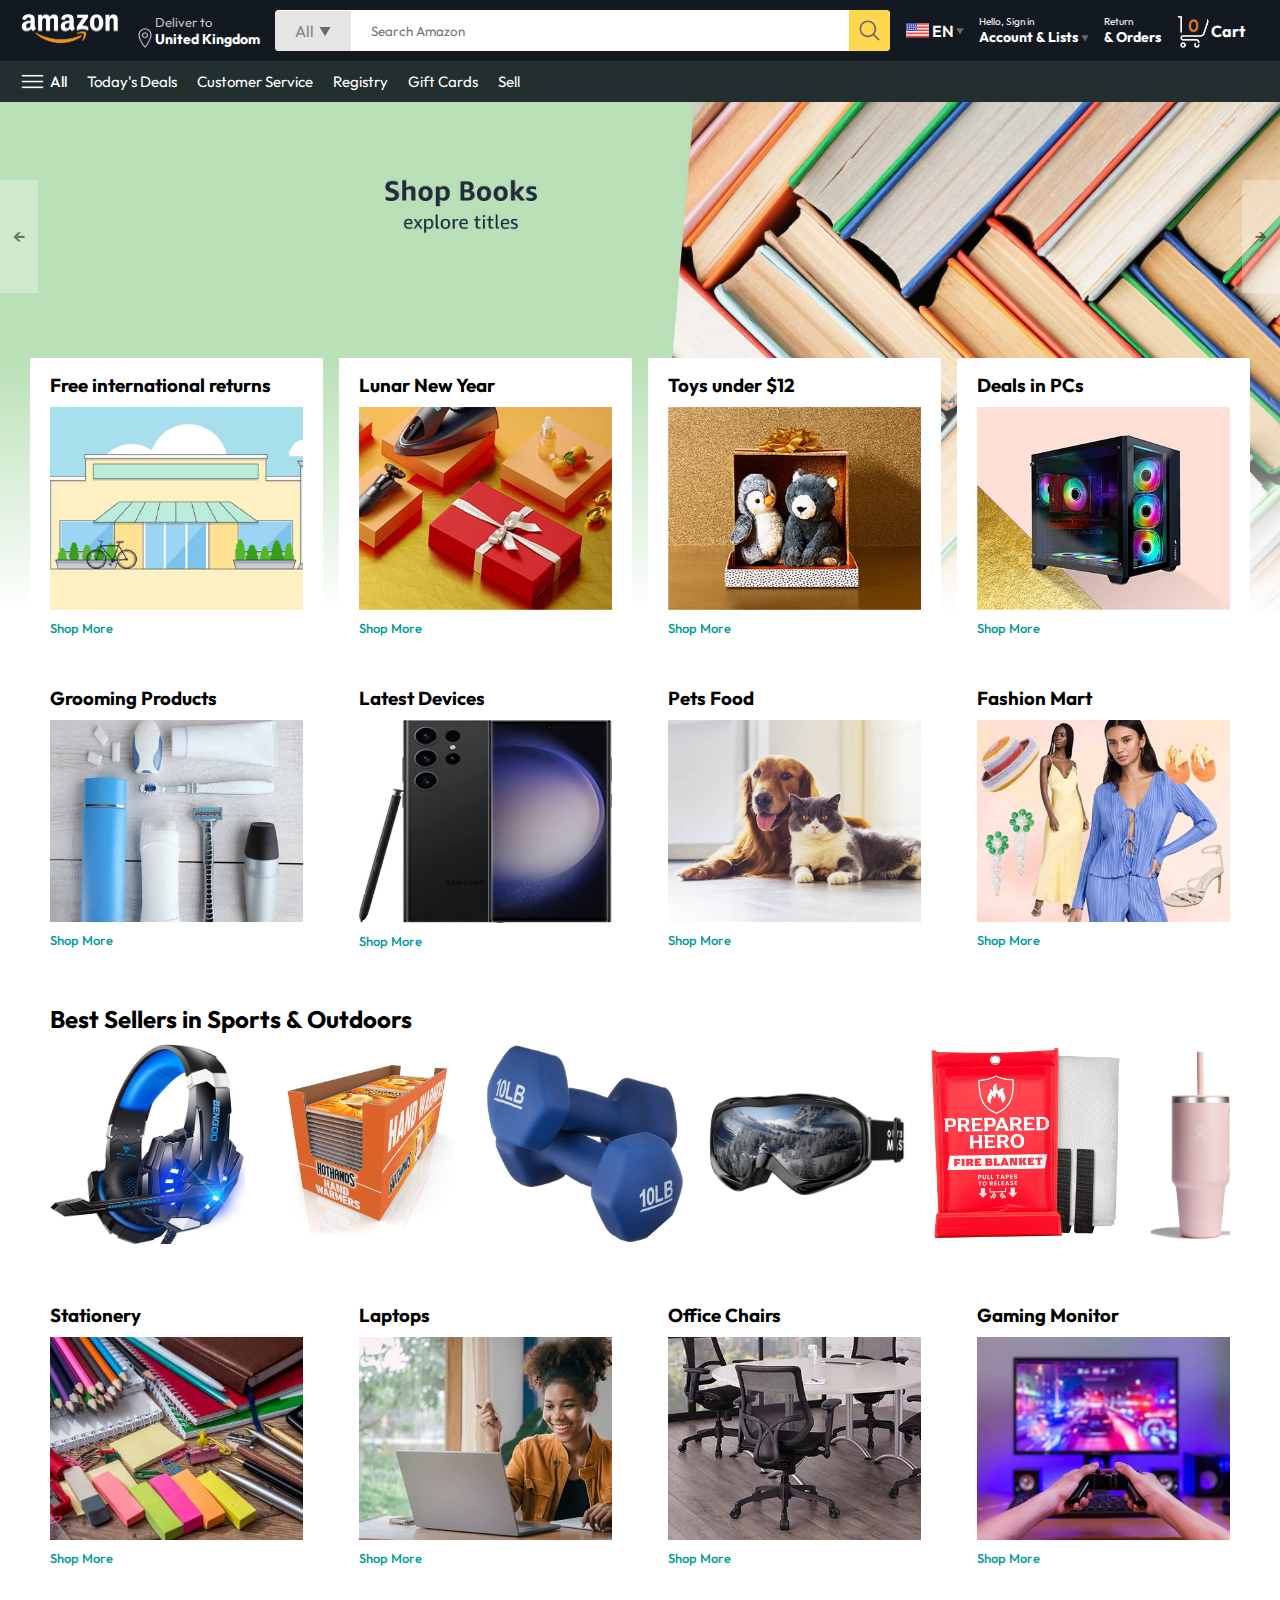
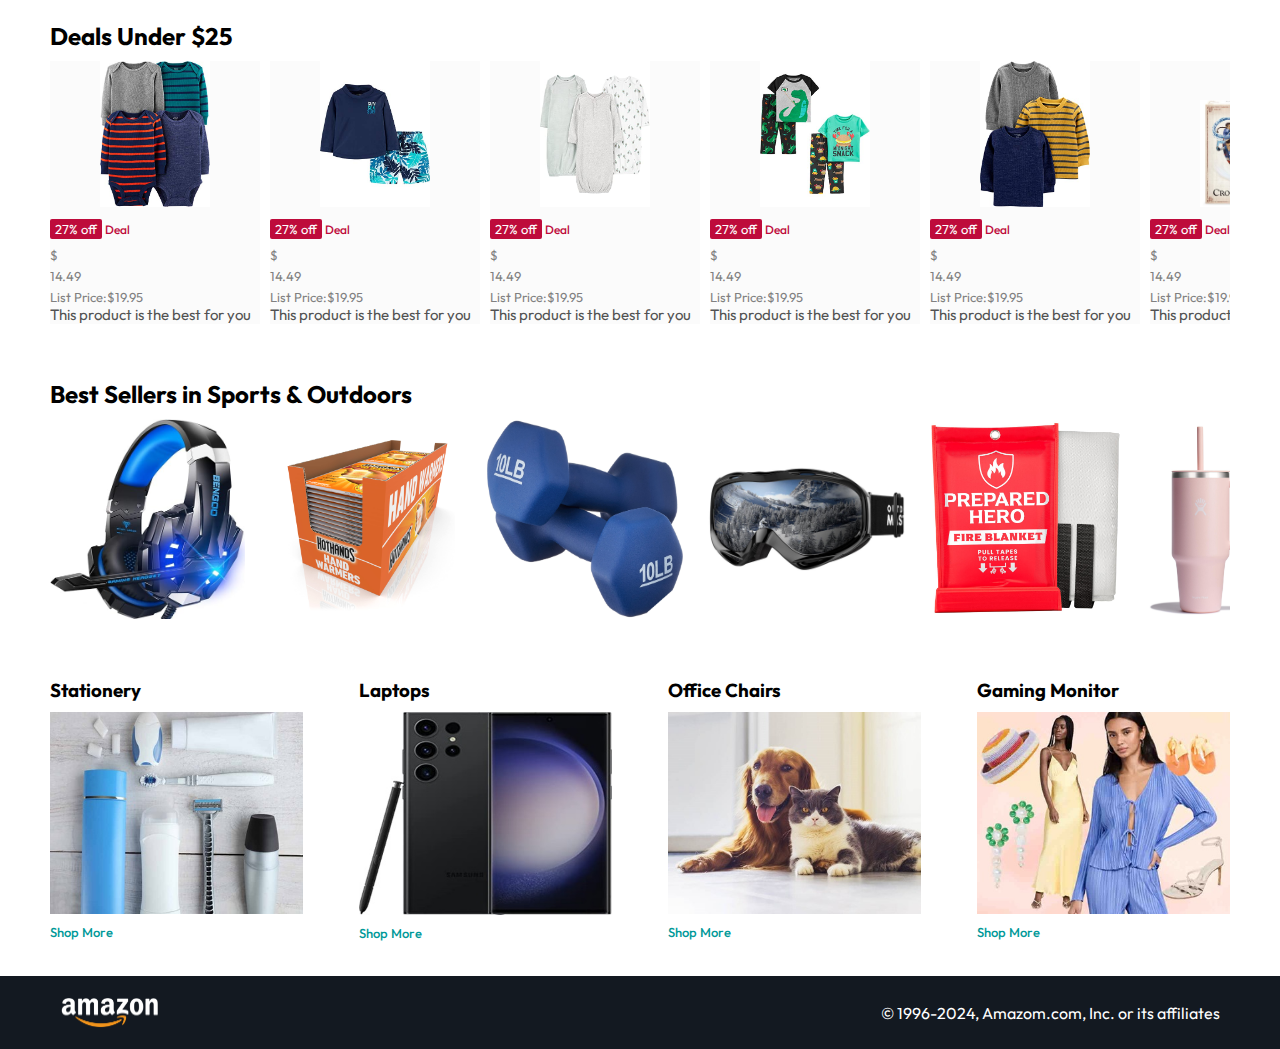
<file: index.html>
<!DOCTYPE html>
<html lang="en">
<head>
    <meta charset="UTF-8">
    <meta name="viewport" content="width=device-width, initial-scale=1.0">
    <title>Amazon Clone by Sakshi</title>
    <link rel="stylesheet" href="./style.css">
    <link rel="stylesheet" href="./product.css">
    
</head>
<body>
    <nav>
        <a href="/">
            <img src="/assets/amazon_logo.png" width="100" alt="">
        </a>
        <div class="nav-country">
            <img src="/assets/location_icon.png" height="20" alt="">
            <div>
                <p>Deliver to</p>
                <h1>United Kingdom</h1>
            </div>
        </div>
        <div class="nav-search">
            <div class="nav-search-gategory">
                <p>All</p>
                <img src="/assets/dropdown_icon.png" height="12" alt="">
            </div>
            <input type="text" class="nav-search-input" placeholder="Search Amazon">
            <img src="/assets/search_icon.png" class="nav-search-icon" alt="">
         </div>
         <div class="nav-language">
            <img src="/assets/us_flag.png" width="25px" alt="">
            <p>EN</p>
            <img src="/assets/dropdown_icon.png" width="8px" alt="">
         </div>
         <div class="nav-text">
            <p><a href="./signing.html">Hello, Sign in</a></p>
            <h1>Account & Lists <img src="/assets/dropdown_icon.png"
            width="8px" alt=""></h1>
         </div>
         <div class="nav-text">
            <p>Return</p>
            <h1>& Orders</h1>
         </div>
         <a href="./signing.html" class="mobile-user-icon" style="display: none;">
            <img src="/assets/user.png" alt="">
         </a>
         <a href="./cart.html" class="nav-cart">
            <img src="/assets/cart_icon.png" width="35px" alt="">
            <h4>Cart</h4>
         </a>
    </nav>
<div class="nav-bottom">
    <div>
        <img src="/assets/menu_icon.png" width="25px" alt="">
        <p>All</p>
    </div>
    <p>Today's Deals</p>
    <p>Customer Service</p>
    <p>Registry</p>
    <p>Gift Cards</p>
    <p>Sell</p>
</div>
<div class="header-slider">
    <a href="#" class="control_prev">&#8592</a>
    <a href="#" class="control_next">&#8594</a>
    <ul>
        <img src="/assets/header1.jpg" class="header-img" alt="">
        <img src="/assets/header2.jpg" class="header-img" alt="">
        <img src="/assets/header3.jpg" class="header-img" alt="">
        <img src="/assets/header4.jpg" class="header-img" alt="">
        <img src="/assets/header5.jpg" class="header-img" alt="">
        <img src="/assets/header6.jpg" class="header-img" alt="">
    </ul>
</div>


<div class="box-row header-box">
    <div class="box-col">
        <h3>Free international returns</h3>
        <img src="/assets/box1-1.jpg" alt="">
        <a href="/">Shop More</a>
    </div>
    <div class="box-col">
        <h3>Lunar New Year</h3>
        <img src="/assets/box1-2.jpg" alt="">
        <a href="/">Shop More</a>
    </div>
    <div class="box-col">
        <h3>Toys under $12</h3>
        <img src="/assets/box1-3.jpg" alt="">
        <a href="/">Shop More</a>
    </div>
    <div class="box-col">
        <h3>Deals in PCs</h3>
        <img src="/assets/box1-4.jpg" alt="">
        <a href="/">Shop More</a>
    </div>
</div>
<div class="box-row">
    <div class="box-col">
        <h3>Grooming Products</h3>
        <img src="/assets/box2-1.jpg" alt="">
        <a href="/">Shop More</a>
    </div>
    <div class="box-col">
        <h3>Latest Devices</h3>
        <img src="/assets/box2-2.jpg" alt="">
        <a href="/">Shop More</a>
    </div>
    <div class="box-col">
        <h3>Pets Food</h3>
        <img src="/assets/box2-3.jpg" alt="">
        <a href="/">Shop More</a>
    </div>
    <div class="box-col">
        <h3>Fashion Mart</h3>
        <img src="/assets/box2-4.jpg" alt="">
        <a href="/">Shop More</a>
    </div>
</div>

<div class="products-slider">
    <h2>Best Sellers in Sports & Outdoors</h2>
    <div class="products">
        <a href="./product.html">
            <img src="/assets/product_img.jpg" alt="">
        </a>
        <img src="/assets/product1-1.jpg" alt="">
        <img src="/assets/product1-2.jpg" alt="">
        <img src="/assets/product1-3.jpg" alt="">
        <img src="/assets/product1-4.jpg" alt="">
        <img src="/assets/product1-5.jpg" alt="">
        <img src="/assets/product1-6.jpg" alt="">
        <img src="/assets/product1-7.jpg" alt="">
        <img src="/assets/product1-8.jpg" alt="">
        <img src="/assets/product1-9.jpg" alt="">
        <img src="/assets/product1-10.jpg" alt="">
    </div>
</div>

<div class="box-row">
    <div class="box-col">
        <h3>Stationery</h3>
        <img src="/assets/box3-1.jpg" alt="">
        <a href="/">Shop More</a>
    </div>
    <div class="box-col">
        <h3>Laptops</h3>
        <img src="/assets/box3-2.jpg" alt="">
        <a href="/">Shop More</a>
    </div>
    <div class="box-col">
        <h3>Office Chairs</h3>
        <img src="/assets/box3-3.jpg" alt="">
        <a href="/">Shop More</a>
    </div>
    <div class="box-col">
        <h3>Gaming Monitor</h3>
        <img src="/assets/box3-4.jpg" alt="">
        <a href="/">Shop More</a>
    </div>
</div>

<div class="products-slider-with-price">
    <h2>Deals Under $25</h2>
    <div class="products">


        <div class="product-card">
            <div class="product-img-container">
                <img src="/assets/product2-1.jpg" alt="">
            </div>
            <div class="product-offer">
                <p>27% off</p> <span>Deal</span>
            </div>
            <p class="product-price">$ <span>14.49</span>List Price:$19.95</p>
            <h4>This product is the best for you</h4>
        </div>


       
        <div class="product-card">
            <div class="product-img-container">
                <img src="/assets/product2-2.jpg" alt="">
            </div>
            <div class="product-offer">
                <p>27% off</p> <span>Deal</span>
            </div>
            <p class="product-price">$ <span>14.49</span>List Price:$19.95</p>
            <h4>This product is the best for you</h4>
        </div>


        <div class="product-card">
            <div class="product-img-container">
                <img src="/assets/product2-3.jpg" alt="">
            </div>
            <div class="product-offer">
                <p>27% off</p> <span>Deal</span>
            </div>
            <p class="product-price">$ <span>14.49</span>List Price:$19.95</p>
            <h4>This product is the best for you</h4>
        </div>


        <div class="product-card">
            <div class="product-img-container">
                <img src="/assets/product2-4.jpg" alt="">
            </div>
            <div class="product-offer">
                <p>27% off</p> <span>Deal</span>
            </div>
            <p class="product-price">$ <span>14.49</span>List Price:$19.95</p>
            <h4>This product is the best for you</h4>
        </div>


        <div class="product-card">
            <div class="product-img-container">
                <img src="/assets/product2-5.jpg" alt="">
            </div>
            <div class="product-offer">
                <p>27% off</p> <span>Deal</span>
            </div>
            <p class="product-price">$ <span>14.49</span>List Price:$19.95</p>
            <h4>This product is the best for you</h4>
        </div>


        <div class="product-card">
            <div class="product-img-container">
                <img src="/assets/product2-6.jpg" alt="">
            </div>
            <div class="product-offer">
                <p>27% off</p> <span>Deal</span>
            </div>
            <p class="product-price">$ <span>14.49</span>List Price:$19.95</p>
            <h4>This product is the best for you</h4>
        </div>

        <div class="product-card">
            <div class="product-img-container">
                <img src="/assets/product2-7.jpg" alt="">
            </div>
            <div class="product-offer">
                <p>27% off</p> <span>Deal</span>
            </div>
            <p class="product-price">$ <span>14.49</span>List Price:$19.95</p>
            <h4>This product is the best for you</h4>
        </div>

        <div class="product-card">
            <div class="product-img-container">
                <img src="/assets/product2-8.jpg" alt="">
            </div>
            <div class="product-offer">
                <p>27% off</p> <span>Deal</span>
            </div>
            <p class="product-price">$ <span>14.49</span>List Price:$19.95</p>
            <h4>This product is the best for you</h4>
        </div>

        <div class="product-card">
            <div class="product-img-container">
                <img src="/assets/product2-9.jpg" alt="">
            </div>
            <div class="product-offer">
                <p>27% off</p> <span>Deal</span>
            </div>
            <p class="product-price">$ <span>14.49</span>List Price:$19.95</p>
            <h4>This product is the best for you</h4>
        </div>



        
        <div class="product-card">
            <div class="product-img-container">
                <img src="/assets/product2-10.jpg" alt="">
            </div>
            <div class="product-offer">
                <p>27% off</p> <span>Deal</span>
            </div>
            <p class="product-price">$ <span>14.49</span>List Price:$19.95</p>
            <h4>This product is the best for you</h4>
        </div>

        <div class="product-card">
            <div class="product-img-container">
                <img src="/assets/product2-11.jpg" alt="">
            </div>
            <div class="product-offer">
                <p>27% off</p> <span>Deal</span>
            </div>
            <p class="product-price">$ <span>14.49</span>List Price:$19.95</p>
            <h4>This product is the best for you</h4>
        </div>

    </div>
</div>


 
<div class="products-slider">
    <h2>Best Sellers in Sports & Outdoors</h2>
    <div class="products">
        <a href="./product.html">
            <img src="/assets/product_img.jpg" alt="">

        </a>
        
        <img src="/assets/product1-1.jpg" alt="">
        <img src="/assets/product1-2.jpg" alt="">
        <img src="/assets/product1-3.jpg" alt="">
        <img src="/assets/product1-4.jpg" alt="">
        <img src="/assets/product1-5.jpg" alt="">
        <img src="/assets/product1-6.jpg" alt="">
        <img src="/assets/product1-7.jpg" alt="">
        <img src="/assets/product1-8.jpg" alt="">
        <img src="/assets/product1-9.jpg" alt="">
        <img src="/assets/product1-10.jpg" alt="">
    </div>
</div>
<div class="box-row">
    <div class="box-col">
        <h3>Stationery</h3>
        <img src="/assets/box2-1.jpg" alt="">
        <a href="/">Shop More</a>
    </div>
    <div class="box-col">
        <h3>Laptops</h3>
        <img src="/assets/box2-2.jpg" alt="">
        <a href="/">Shop More</a>
    </div>
    <div class="box-col">
        <h3>Office Chairs</h3>
        <img src="/assets/box2-3.jpg" alt="">
        <a href="/">Shop More</a>
    </div>
    <div class="box-col">
        <h3>Gaming Monitor</h3>
        <img src="/assets/box2-4.jpg" alt="">
        <a href="/">Shop More</a>
    </div>
</div>

<footer>
    <img src="/assets/amazon_logo.png" width="100" alt="">
    <p>© 1996-2024, Amazom.com, Inc. or its affiliates</p>
</footer>

<script src="script.js"></script> 
</body>
</html>
</file>
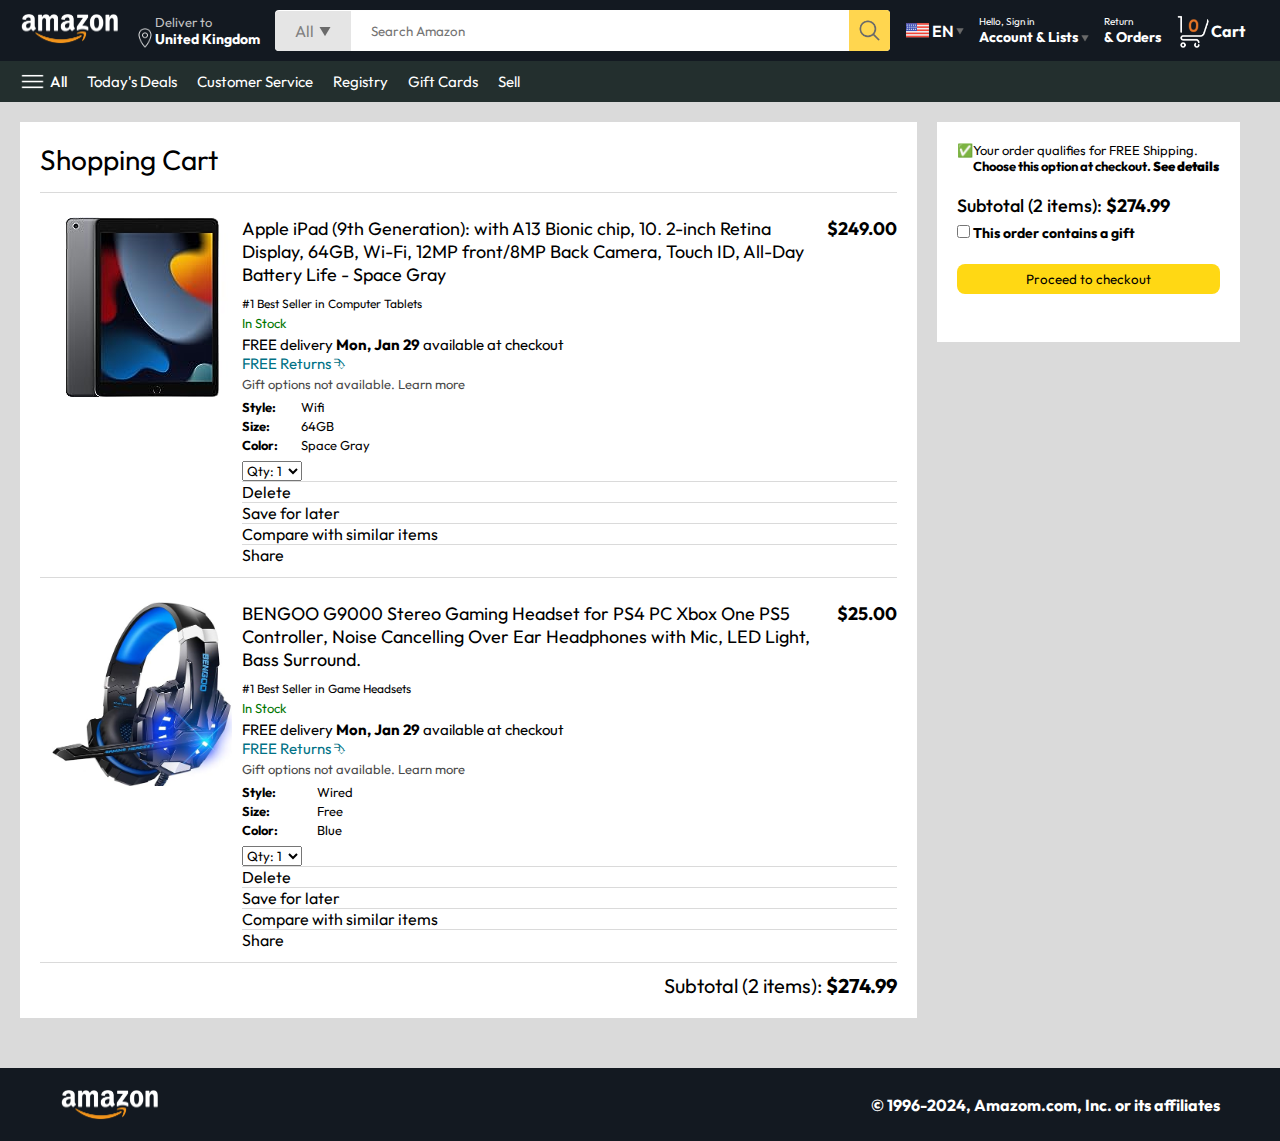
<file: cart.html>
<!DOCTYPE html>
<html lang="en">
<head>
    <meta charset="UTF-8">
    <meta name="viewport" content="width=device-width, initial-scale=1.0">
    <title>Cart</title>
    <link rel="stylesheet" href="./style.css">
    <link rel="stylesheet" href="./cart.css">
</head>
<body>
    <nav>
        <a href="/">
            <img src="/assets/amazon_logo.png" width="100" alt="">
        </a>
        <div class="nav-country">
            <img src="/assets/location_icon.png" height="20" alt="">
            <div>
                <p>Deliver to</p>
                <h1>United Kingdom</h1>
            </div>
        </div>
        <div class="nav-search">
            <div class="nav-search-gategory">
                <p>All</p>
                <img src="/assets/dropdown_icon.png" height="12" alt="">
            </div>
            <input type="text" class="nav-search-input" placeholder="Search Amazon">
            <img src="/assets/search_icon.png" class="nav-search-icon" alt="">
         </div>
         <div class="nav-language">
            <img src="/assets/us_flag.png" width="25px" alt="">
            <p>EN</p>
            <img src="/assets/dropdown_icon.png" width="8px" alt="">
         </div>
         <div class="nav-text">
            <p><a href="./signing.html">Hello, Sign in</a></p>
            <h1>Account & Lists <img src="/assets/dropdown_icon.png"
            width="8px" alt=""></h1>
         </div>
         <div class="nav-text">
            <p>Return</p>
            <h1>& Orders</h1>
         </div>
         <a href="./signing.html" class="mobile-user-icon" style="display: none;">
            <img src="/assets/user.png" alt="">
         </a>
         <a href="" class="nav-cart">
            <img src="/assets/cart_icon.png" width="35px" alt="">
            <h4>Cart</h4>
         </a>
    </nav>
<div class="nav-bottom">
    <div>
        <img src="/assets/menu_icon.png" width="25px" alt="">
        <p>All</p>
    </div>
    <p>Today's Deals</p>
    <p>Customer Service</p>
    <p>Registry</p>
    <p>Gift Cards</p>
    <p>Sell</p>
</div>

<div class="cart">
    <div class="cart-left">
        <h1>Shopping Cart</h1>
        <hr>
        <div class="product-cart-list">
            <img src="/assets/ipad_img.jpg" alt="" width="180px">
            <div>
                <div class="product-cart-titleprice">
                    <p>Apple iPad (9th Generation): with A13 Bionic chip, 10. 2-inch Retina Display, 64GB, Wi-Fi, 12MP front/8MP Back Camera, Touch ID, All-Day Battery Life - Space Gray</p>
                    <p><b>$249.00</b></p>
                </div>
                <p class="product-cart-bestseller">#1 Best Seller in Computer Tablets</p>
                <p class="product-cart-stock">In Stock</p>
                <p class="product-cart-delivery">FREE delivery <b>Mon, Jan 29</b> available at checkout</p>
                <p class="product-cart-returns">FREE Returns &#11191</p>
                <p class="product-cart-giftoption">Gift options not available. <span>Learn more</span></p>
                <div class="product-cart-specs">
                    <p><b>Style:</b></p> <p>Wifi</p>
                    <p><b>Size:</b></p> <p>64GB</p>
                    <p><b>Color:</b></p> <p>Space Gray</p>
                </div>
                <div class="cart-lists-action">
                    <select>
                        <option value="1">Qty: 1</option>
                        <option value="2">Qty: 2</option>
                        <option value="3">Qty: 3</option>
                        <option value="4">Qty: 4</option>
                        <option value="5">Qty: 5</option>
                    </select>
                    <hr>
                    <p class="action-btn">Delete</p>
                    <hr>
                    <p class="action-btn">Save for later</p>
                    <hr>
                    <p class="action-btn">Compare with similar items</p>
                    <hr>
                    <p class="action-btn">Share</p>
                </div>
            </div>
        </div>
        <hr>
        <div class="product-cart-list">
            <img src="/assets/product_img.jpg" alt="" width="180px">
            <div>
                <div class="product-cart-titleprice">
                    <p>BENGOO G9000 Stereo Gaming Headset for PS4 PC Xbox One PS5 Controller, Noise Cancelling Over Ear Headphones with Mic, LED Light, Bass Surround.</p>
                    <p><b>$25.00</b></p>
                </div>
                <p class="product-cart-bestseller">#1 Best Seller in Game Headsets</p>
                <p class="product-cart-stock">In Stock</p>
                <p class="product-cart-delivery">FREE delivery <b>Mon, Jan 29</b> available at checkout</p>
                <p class="product-cart-returns">FREE Returns &#11191</p>
                <p class="product-cart-giftoption">Gift options not available. <span>Learn more</span></p>
                <div class="product-cart-specs">
                    <p><b>Style:</b></p> <p>Wired</p>
                    <p><b>Size:</b></p> <p>Free</p>
                    <p><b>Color:</b></p> <p>Blue</p>
                </div>
                <div class="cart-lists-action">
                    <select>
                        <option value="1">Qty: 1</option>
                        <option value="2">Qty: 2</option>
                        <option value="3">Qty: 3</option>
                        <option value="4">Qty: 4</option>
                        <option value="5">Qty: 5</option>
                    </select>
                    <hr>
                    <p class="action-btn">Delete</p>
                    <hr>
                    <p class="action-btn">Save for later</p>
                    <hr>
                    <p class="action-btn">Compare with similar items</p>
                    <hr>
                    <p class="action-btn">Share</p>
                </div>
            </div>
        </div>
        <hr>
        <div class="cart-list-subtotal">
            Subtotal (2 items): <b>$274.99</b>
        </div>
        
    </div>
    <div class="cart-right">
        <div class="cart-free-delivery">
            <p>&#x2705</p>
            <p>Your order qualifies for FREE Shipping. <b>Choose this option at checkout. <b> See details</b></p>
        </div>
        <p class="cart-subtotal">Subtotal (2 items): <b>$274.99</b></p>
        <p class="cart-right-gift"><input type="checkbox"> This order contains a gift</p>
        <button>Proceed to checkout</button>
    </div>
</div>
    
<footer class="footer-cart"> 
    <img src="/assets/amazon_logo.png" width="100" alt="">
    <p>© 1996-2024, Amazom.com, Inc. or its affiliates</p>
</footer> 



</body>
</html>
</file>
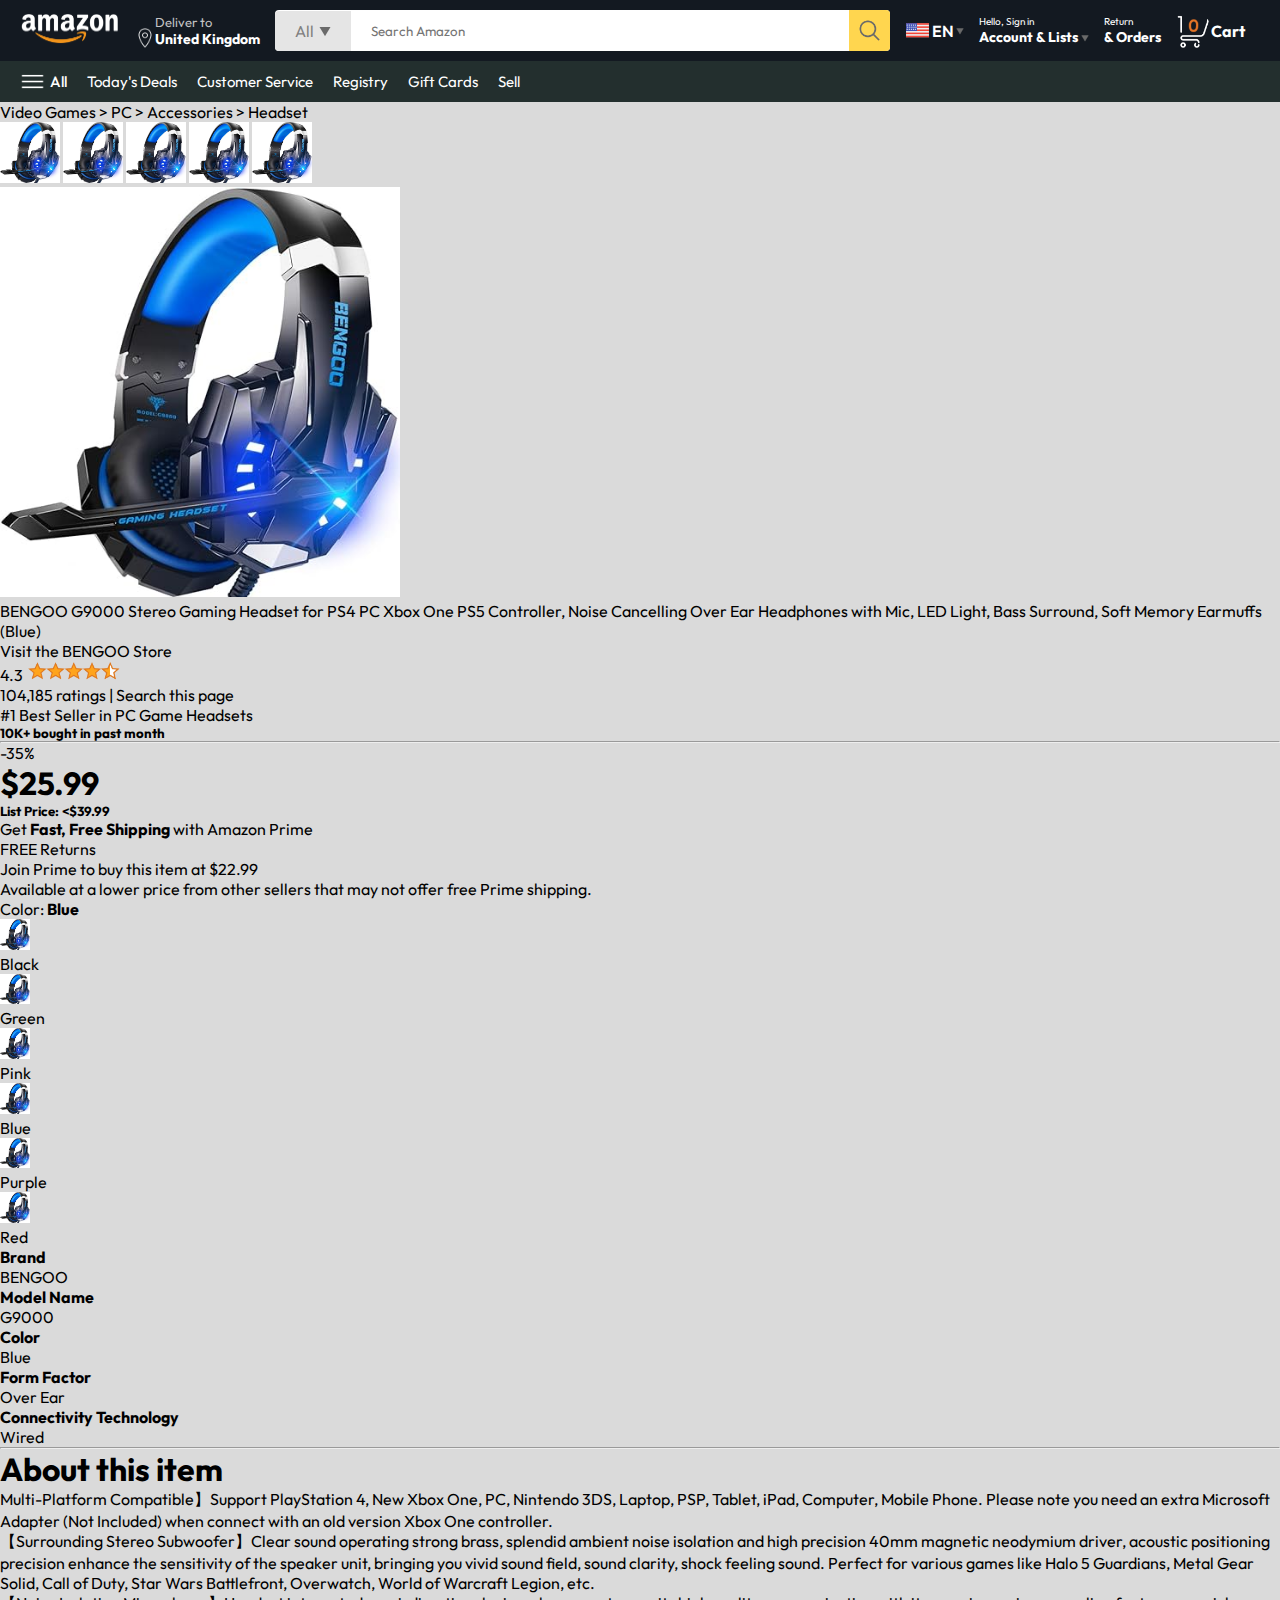
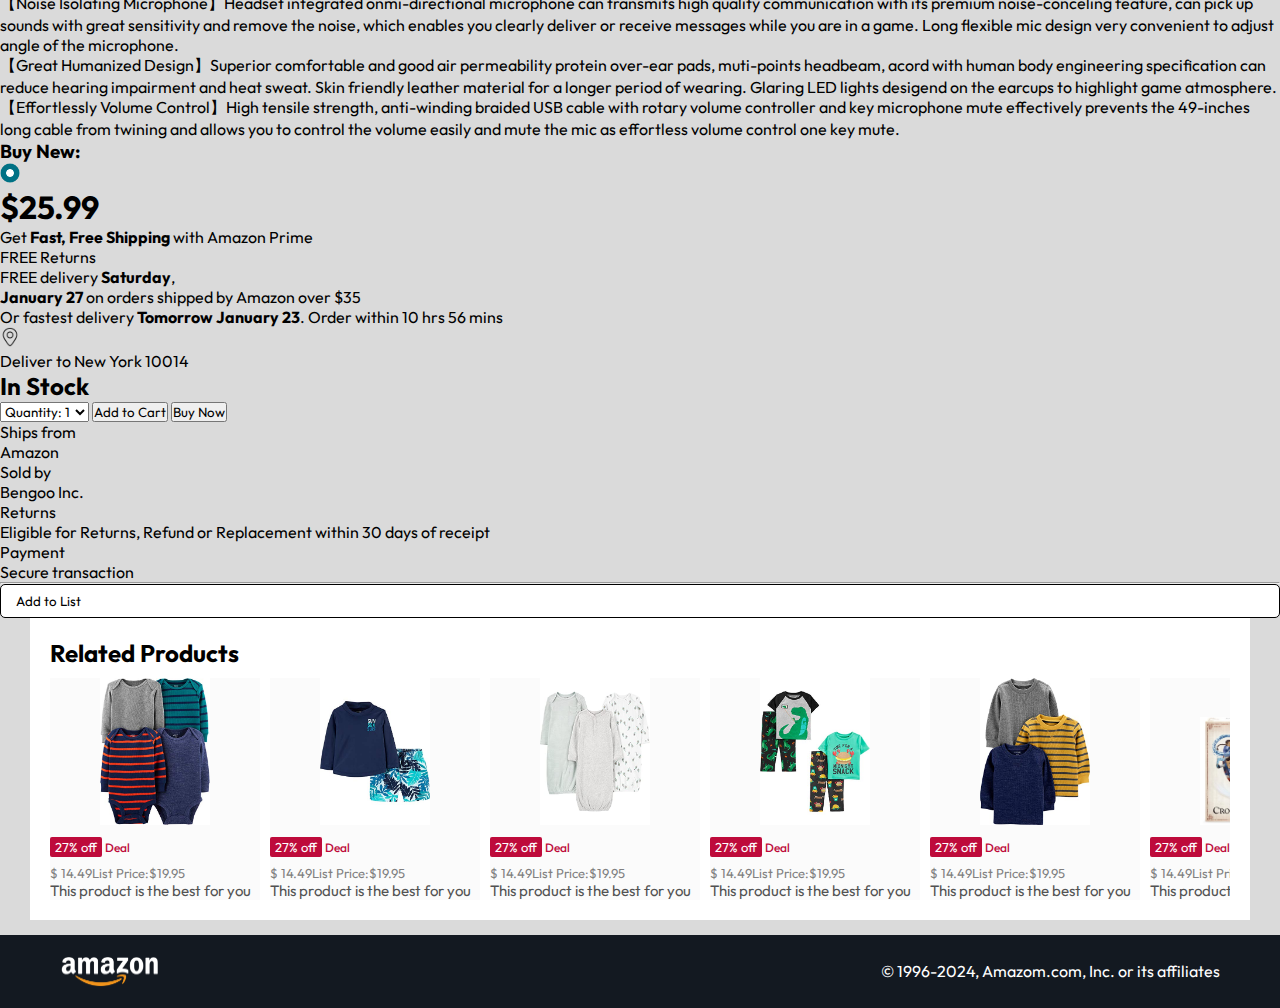
<file: product.html>
<!DOCTYPE html>
<html lang="en">
<head>
    <meta charset="UTF-8">
    <meta name="viewport" content="width=device-width, initial-scale=1.0">
    <title>Product Page</title>
    <link rel="stylesheet" href="./style.css">
    


</head>
<body>
    <nav>
        <a href="/">
            <img src="/assets/amazon_logo.png" width="100" alt="">
        </a>
        <div class="nav-country">
            <img src="/assets/location_icon.png" height="20" alt="">
            <div>
                <p>Deliver to</p>
                <h1>United Kingdom</h1>
            </div>
        </div>
        <div class="nav-search">
            <div class="nav-search-gategory">
                <p>All</p>
                <img src="/assets/dropdown_icon.png" height="12" alt="">
            </div>
            <input type="text" class="nav-search-input" placeholder="Search Amazon">
            <img src="/assets/search_icon.png" class="nav-search-icon" alt="">
         </div>
         <div class="nav-language">
            <img src="/assets/us_flag.png" width="25px" alt="">
            <p>EN</p>
            <img src="/assets/dropdown_icon.png" width="8px" alt="">
         </div>
         <div class="nav-text">
            <p><a href="./signing.html">Hello, Sign in</a></p>
            <h1>Account & Lists <img src="/assets/dropdown_icon.png"
            width="8px" alt=""></h1>
         </div>
         <div class="nav-text">
            <p>Return</p>
            <h1>& Orders</h1>
         </div>
         <a href="./signing.html" class="mobile-user-icon" style="display: none;">
            <img src="/assets/user.png" alt="">
         </a>
         <a href="./cart.html" class="nav-cart">
            <img src="/assets/cart_icon.png" width="35px" alt="">
            <h4>Cart</h4>
         </a>
    </nav>
<div class="nav-bottom">
    <div>
        <img src="/assets/menu_icon.png" width="25px" alt="">
        <p>All</p>
    </div>
    <p>Today's Deals</p>
    <p>Customer Service</p>
    <p>Registry</p>
    <p>Gift Cards</p>
    <p>Sell</p>
</div>

<p class="breadcrum">Video Games > PC > Accessories > Headset</p>

<div class="product-display">
    <div class="product-d-image">
        <div class="product-icons">
            <img src="/assets/product_img.jpg" alt="" width="60">
            <img src="/assets/product_img.jpg" alt="" width="60">
            <img src="/assets/product_img.jpg" alt="" width="60">
            <img src="/assets/product_img.jpg" alt="" width="60">
            <img src="/assets/product_img.jpg" alt="" width="60">
        </div>
        <div class="product-main-image">
            <img src="/assets/product_img.jpg" alt="" width="400"> 
        </div>
    </div>
    <div class="product-d-details">
        <p class="product-title">
            BENGOO G9000 Stereo Gaming Headset for PS4 PC Xbox One PS5 Controller, Noise Cancelling Over Ear Headphones with Mic, LED Light, Bass Surround, Soft Memory Earmuffs (Blue)
        </p>
        <p class="brand-store">Visit the BENGOO Store</p>
        <div class="product-rating">
            <div>
                <div>4.3 <img src="/assets/rating_img.png" height="20px"></div>
                <p>104,185 ratings | Search this page</p>
            </div>
            <p><span>#1 Best Seller</span> in PC Game Headsets</p>
            <h5>10K+ bought in past month</h5>
            <hr>
        </div>
        <div class="product-d-price">
            <div>
                <p>-35%</p>
                <h1>$<span>25</span>.99</h1>
            </div>
            <h5>List Price: <span><$39.99</span></h5>
            <p>Get <b>Fast, Free Shipping</b> with <span>Amazon Prime</span></p>
            <p><span>FREE Returns</span></p>
            <p><span>Join Prime to buy this item at $22.99</span></p>
            <p>Available at a lower price from <span>other sellers </span>that may not offer free Prime shipping.</p>
        </div>
        <div class="product-color-selection">
            <p>Color: <b>Blue</b></p>
            <div class="product-color-options">
                <div class="option">
                    <img src="/assets/product_img.jpg" alt="" width="30px">
                    <p>Black</p>
                </div>
                <div class="option">
                    <img src="/assets/product_img.jpg" alt="" width="30px">
                    <p>Green</p>
                </div>
                <div class="option">
                    <img src="/assets/product_img.jpg" alt="" width="30px">
                    <p>Pink</p>
                </div>
                <div class="option">
                    <img src="/assets/product_img.jpg" alt="" width="30px">
                    <p>Blue</p>
                </div> 
                <div class="option">
                    <img src="/assets/product_img.jpg" alt="" width="30px">
                    <p>Purple</p>
                </div>
                <div class="option">
                    <img src="/assets/product_img.jpg" alt="" width="30px">
                    <p>Red</p>
                </div>
            </div>
        </div>
        <div class="product-info">
            <p><b>Brand</b></p> <p>BENGOO</p>
            <p><b>Model Name</b></p> <p>G9000</p>
            <p><b>Color</b></p> <p>Blue</p>
            <p><b>Form Factor</b></p> <p>Over Ear</p>
            <p><b>Connectivity Technology</b></p> <p>Wired</p>

        </div>
        <hr>
        <div class="product-description">
            <h1>About this item</h1>
            <ul>
                <li> Multi-Platform Compatible】Support PlayStation 4, New Xbox One, PC, Nintendo 3DS, Laptop, PSP, Tablet, iPad, Computer, Mobile Phone. Please note you need an extra Microsoft Adapter (Not Included) when connect with an old version Xbox One controller.</li>
                <li>【Surrounding Stereo Subwoofer】Clear sound operating strong brass, splendid ambient noise isolation and high precision 40mm magnetic neodymium driver, acoustic positioning precision enhance the sensitivity of the speaker unit, bringing you vivid sound field, sound clarity, shock feeling sound. Perfect for various games like Halo 5 Guardians, Metal Gear Solid, Call of Duty, Star Wars Battlefront, Overwatch, World of Warcraft Legion, etc.</li>
                <li>【Noise Isolating Microphone】Headset integrated onmi-directional microphone can transmits high quality communication with its premium noise-conceling feature, can pick up sounds with great sensitivity and remove the noise, which enables you clearly deliver or receive messages while you are in a game. Long flexible mic design very convenient to adjust angle of the microphone.</li>
                <li>【Great Humanized Design】Superior comfortable and good air permeability protein over-ear pads, muti-points headbeam, acord with human body engineering specification can reduce hearing impairment and heat sweat. Skin friendly leather material for a longer period of wearing. Glaring LED lights desigend on the earcups to highlight game atmosphere.</li>
                <li>【Effortlessly Volume Control】High tensile strength, anti-winding braided USB cable with rotary volume controller and key microphone mute effectively prevents the 49-inches long cable from twining and allows you to control the volume easily and mute the mic as effortless volume control one key mute.</li>
            </ul>
        </div>
    </div>
    <div class="product-d-purchase">
        <div class="title">
            <h3>Buy New:</h3> <img src="/assets/circle_icon.png" alt="" width="20px">
        </div>
        <h1 class="price">$<span>25</span>.99</h1>
        <div class="gap">
            <p>Get <b>Fast, Free Shipping</b> with <span>Amazon Prime</span></p>
            <p><span>FREE Returns</span></p>
        </div>
        <div class="gap">
            <p><span>FREE delivery</span> <b>Saturday</b>,</p>
            <p><b>January 27</b> on orders shipped by Amazon over $35</p>
        </div>
        <div class="gap">
            <p>Or fastest delivery <b>Tomorrow</b>  <b>January 23</b>. Order within <span>10 hrs 56 mins</span></p>
        </div>
        <div class="delivery-location">
            <img src="/assets/location_icon_dark.png" alt="" width="20px">
            <p><span>Deliver to New York 10014</span></p>
        </div>
        <h2 class="'product-stock">In Stock</h2>
        <select class="product-quantity">
            <option value="1">Quantity: 1</option>
            <option value="2">Quantity: 2</option>
            <option value="3">Quantity: 3</option>
        </select>
        
        <button class="btn">Add to Cart</button>
        <button class="btn product-buy">Buy Now</button>

        <div class="product-seller-info">
           <p>Ships from</p> <p><span>Amazon</span></p>
            <p>Sold by</p> <p><span>Bengoo Inc.</span></p>
            <p>Returns</p> <p><span>Eligible for Returns, Refund or Replacement within 30 days of receipt</span></p>
            <p>Payment</p> <p><span>Secure transaction</span></p>
        </div>
        <hr>
        <button class="product-add-list">Add to List</button>

    </div>
</div>

<div class="products-slider-with-price">
    <h2>Related Products</h2>
    <div class="products">


        <div class="product-card">
            <div class="product-img-container">
                <img src="/assets/product2-1.jpg" alt="">
            </div>
            <div class="product-offer">
                <p>27% off</p> <span>Deal</span>
            </div>
            <p class="product-price">$ <span>14.49</span>List Price:$19.95</p>
            <h4>This product is the best for you</h4>
        </div>


       
        <div class="product-card">
            <div class="product-img-container">
                <img src="/assets/product2-2.jpg" alt="">
            </div>
            <div class="product-offer">
                <p>27% off</p> <span>Deal</span>
            </div>
            <p class="product-price">$ <span>14.49</span>List Price:$19.95</p>
            <h4>This product is the best for you</h4>
        </div>


        <div class="product-card">
            <div class="product-img-container">
                <img src="/assets/product2-3.jpg" alt="">
            </div>
            <div class="product-offer">
                <p>27% off</p> <span>Deal</span>
            </div>
            <p class="product-price">$ <span>14.49</span>List Price:$19.95</p>
            <h4>This product is the best for you</h4>
        </div>


        <div class="product-card">
            <div class="product-img-container">
                <img src="/assets/product2-4.jpg" alt="">
            </div>
            <div class="product-offer">
                <p>27% off</p> <span>Deal</span>
            </div>
            <p class="product-price">$ <span>14.49</span>List Price:$19.95</p>
            <h4>This product is the best for you</h4>
        </div>


        <div class="product-card">
            <div class="product-img-container">
                <img src="/assets/product2-5.jpg" alt="">
            </div>
            <div class="product-offer">
                <p>27% off</p> <span>Deal</span>
            </div>
            <p class="product-price">$ <span>14.49</span>List Price:$19.95</p>
            <h4>This product is the best for you</h4>
        </div>


        <div class="product-card">
            <div class="product-img-container">
                <img src="/assets/product2-6.jpg" alt="">
            </div>
            <div class="product-offer">
                <p>27% off</p> <span>Deal</span>
            </div>
            <p class="product-price">$ <span>14.49</span>List Price:$19.95</p>
            <h4>This product is the best for you</h4>
        </div>

        <div class="product-card">
            <div class="product-img-container">
                <img src="/assets/product2-7.jpg" alt="">
            </div>
            <div class="product-offer">
                <p>27% off</p> <span>Deal</span>
            </div>
            <p class="product-price">$ <span>14.49</span>List Price:$19.95</p>
            <h4>This product is the best for you</h4>
        </div>

        <div class="product-card">
            <div class="product-img-container">
                <img src="/assets/product2-8.jpg" alt="">
            </div>
            <div class="product-offer">
                <p>27% off</p> <span>Deal</span>
            </div>
            <p class="product-price">$ <span>14.49</span>List Price:$19.95</p>
            <h4>This product is the best for you</h4>
        </div>

        <div class="product-card">
            <div class="product-img-container">
                <img src="/assets/product2-9.jpg" alt="">
            </div>
            <div class="product-offer">
                <p>27% off</p> <span>Deal</span>
            </div>
            <p class="product-price">$ <span>14.49</span>List Price:$19.95</p>
            <h4>This product is the best for you</h4>
        </div>


        <div class="product-card">
            <div class="product-img-container">
                <img src="/assets/product2-10.jpg" alt="">
            </div>
            <div class="product-offer">
                <p>27% off</p> <span>Deal</span>
            </div>
            <p class="product-price">$ <span>14.49</span>List Price:$19.95</p>
            <h4>This product is the best for you</h4>
        </div>

        <div class="product-card">
            <div class="product-img-container">
                <img src="/assets/product2-11.jpg" alt="">
            </div>
            <div class="product-offer">
                <p>27% off</p> <span>Deal</span>
            </div>
            <p class="product-price">$ <span>14.49</span>List Price:$19.95</p>
            <h4>This product is the best for you</h4>
        </div>

    </div>
</div>
<footer class="product-footer">
    <img src="/assets/amazon_logo.png" width="100" alt="">
    <p>© 1996-2024, Amazom.com, Inc. or its affiliates</p>
</footer>
<script>
    const scrollContainer =document.querySelectorAll('.products');
for (const item of scrollContainer){
    item.addEventListener('wheel',(evt)=>{
        evt.preventDefault();
        item.scrollLeft+=evt.deltaY;
    });
}
</script>

</body>
</html>
</file>
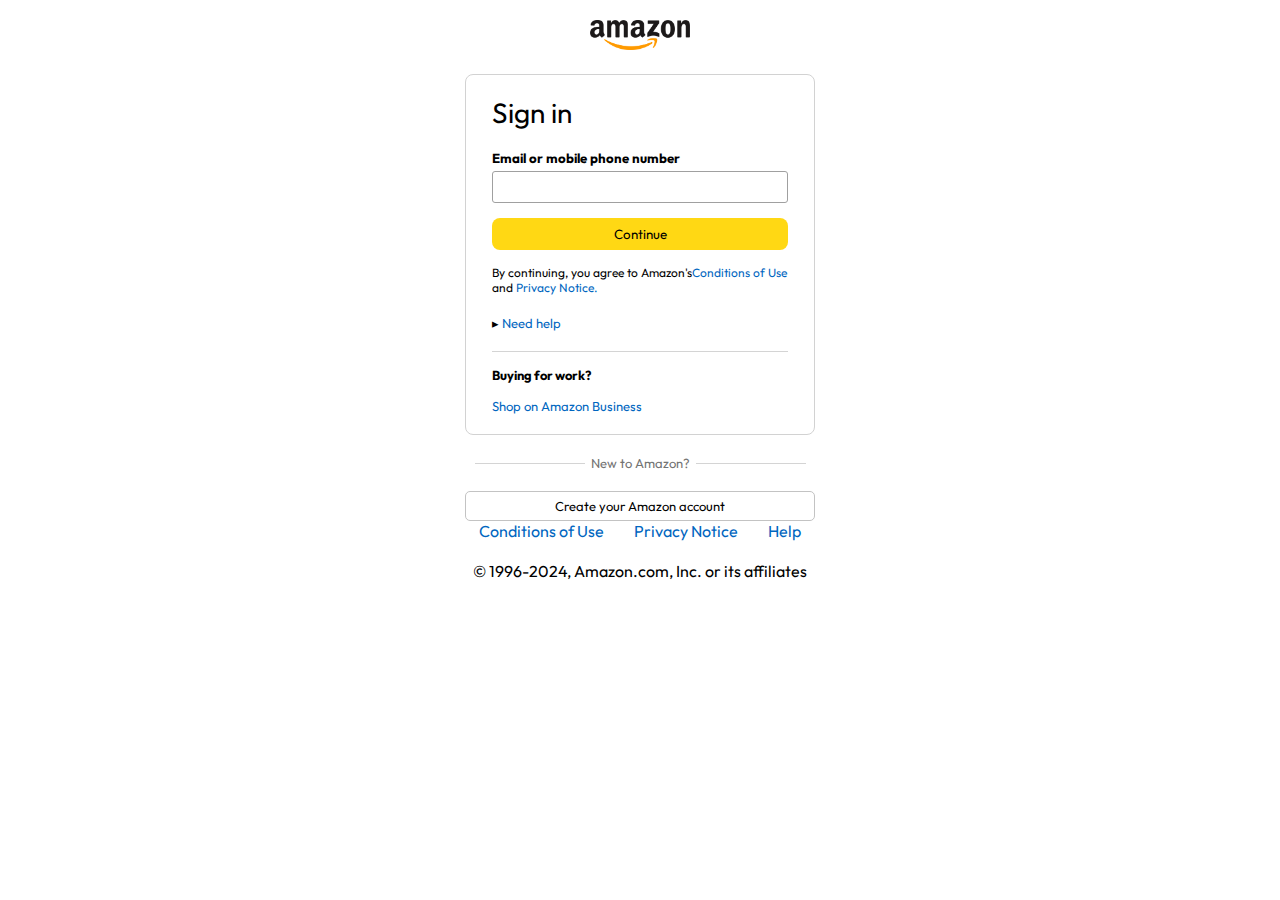
<file: signing.html>
<!DOCTYPE html>
<html lang="en">
<head>
    <meta charset="UTF-8">
    <meta name="viewport" content="width=device-width, initial-scale=1.0">
    <title>Sign In</title>
    <link rel="stylesheet" href="signin.css">
</head>
<body>
    <a href="/"><img class="logo" src="/assets/amazon_logo_dark.png" alt="" width="100px"></a>
    <div class="signin-container">
        <h1 class="signin-title">Sign in</h1>
        <h5 class="input-lable">Email or mobile phone number</h5>
        <input type="text">
        <button>Continue</button>
        <p class="signin-condition">By continuing, you agree to Amazon's<span>Conditions of Use</span> and <span> Privacy Notice.</span></p>
        <p class="signin-help">&#9656 <span>Need help</span></p>
        <hr>
        <h4>Buying for work?</h4>
        <p class="signin-business"><span>Shop on Amazon Business</span></p>
    </div>
    <div class="signin-bottom">
        <hr>
        <p>New to Amazon?</p>
        <hr>
    </div>
    <a href="signup.html">
    <button class="signin-signup-btn">Create your Amazon account</button>
    </a>
    <footer>
        <div class="footer-links">
            <a href="#">Conditions of Use</a>
            <a href="#">Privacy Notice</a>
            <a href="#">Help</a>
        </div>
        <p class="footer-copyright">© 1996-2024, Amazon.com, Inc. or its affiliates</p>
    </footer>
</body>
</html>
</file>
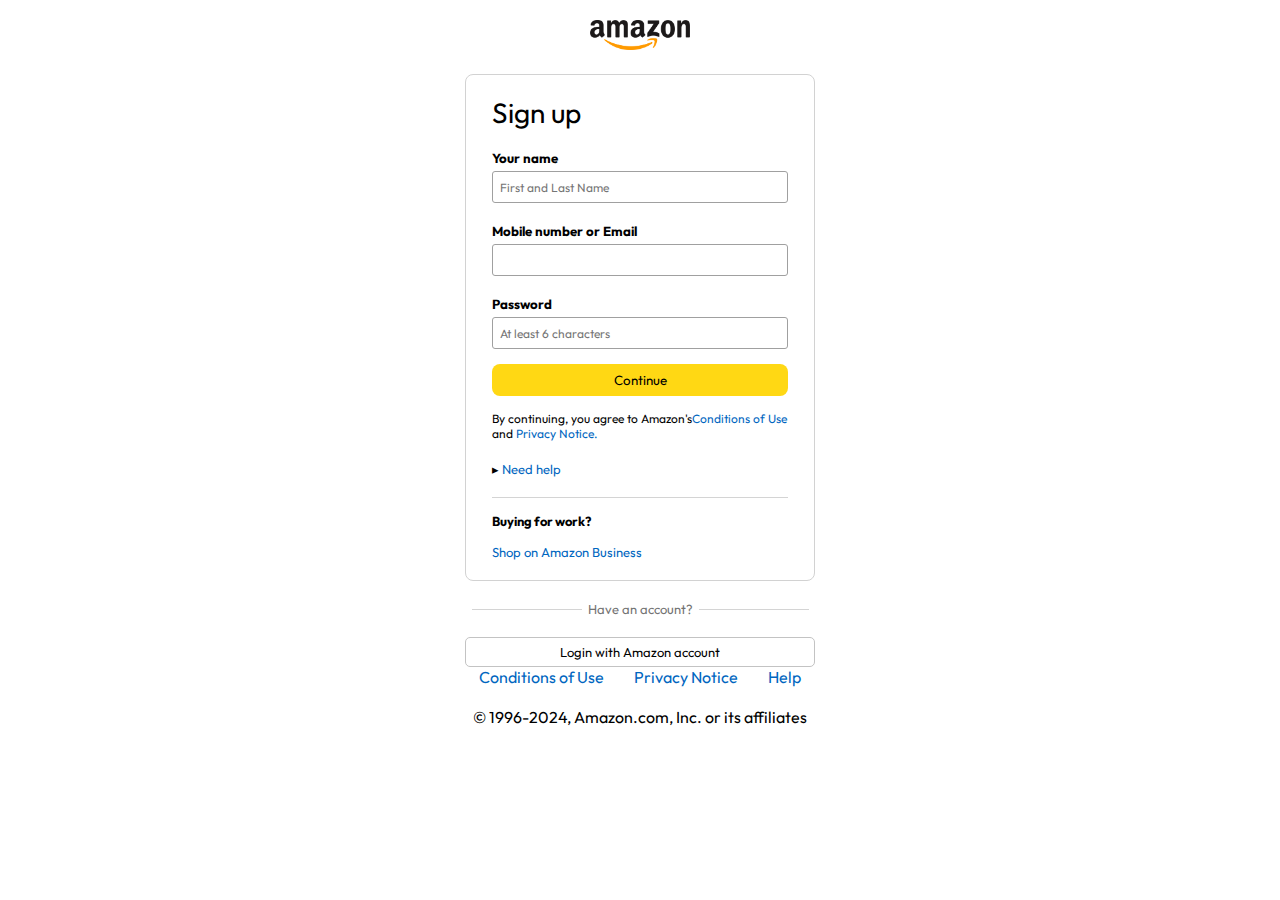
<file: signup.html>
<!DOCTYPE html>
<html lang="en">
<head>
    <meta charset="UTF-8">
    <meta name="viewport" content="width=device-width, initial-scale=1.0">
    <title>Sign up</title>
    <link rel="stylesheet" href="./signin.css">
</head>
<body>
    <a href="/"><img class="logo" src="/assets/amazon_logo_dark.png" alt="" width="100px"></a>
    <div class="signin-container">
        <h1 class="signin-title">Sign up</h1>
        <h5 class="input-lable">Your name</h5>
        <input type="text" placeholder="First and Last Name">
        <h5 class="input-lable">Mobile number or Email</h5>
        <input type="text">
        <h5 class="input-lable">Password</h5>
        <input type="password" placeholder="At least 6 characters">
        <button>Continue</button>
        <p class="signin-condition">By continuing, you agree to Amazon's<span>Conditions of Use</span> and <span> Privacy Notice.</span></p>
        <p class="signin-help">&#9656 <span>Need help</span></p>
        <hr>
        <h4>Buying for work?</h4>
        <p class="signin-business"><span>Shop on Amazon Business</span></p>
    </div>
    <div class="signin-bottom">
        <hr>
        <p>Have an account?</p>
        <hr>
    </div>
    <a href="signing.html">
    <button class="signin-signup-btn">Login with Amazon account</button>
    </a>
    <footer>
        <div class="footer-links">
            <a href="#">Conditions of Use</a>
            <a href="#">Privacy Notice</a>
            <a href="#">Help</a>
        </div>
        <p class="footer-copyright">© 1996-2024, Amazon.com, Inc. or its affiliates</p>
    </footer>
</body>
</html>
</file>
<file: style.css>
@import url('https://fonts.googleapis.com/css2?family=Outfit:wght@400;500;600;700;800&family=Poppins:wght@200;300;400;500;600;700&display=swap');
*{
    padding: 0;
    margin: 0;
    box-sizing: border-box;
    font-family: Outfit;
}
body{
    background: #dadada;
}
a{
    text-decoration: none;
    color: inherit;
}
nav{
    display: flex;
    align-items: center;
    justify-content: space-between;
    background: #131921;
    padding: 10px 20px;
    color: #fff;
}
.nav-country{
    display: flex;
    align-items: end;
    margin-left: 15px;
    font-size: 13px;
    color: #c4c4c4 ;
}
.nav-country h1{
    color: #fff;
    font-size: 14px;
}
.nav-search{
    flex: 1;
    display: flex;
    align-items: center;
    background: #fff;
    color: gray;
    max-width: 1000px;
    border-radius: 4px;
    margin-left: 15px;
}
.nav-search-gategory{
    display: flex;
    align-items: center;
    padding: 10px 20px;
    gap: 5px;
    background: #e5e5e5;
    border-radius: 4px 0 0 4px;
}
.nav-search-input{
    border: none;
    outline: none;
    padding-left: 20px;
    width: 100%;
}
.nav-search-icon{
    max-width: 41px;
    padding: 8px;
    background: #ffd64f;
    border-radius: 0 4px 4px 0;
}
.nav-language{
    display: flex;
    align-items: center;
    gap: 2px;
    font-weight: 600;
    margin-left: 15px;
}
.nav-text{
    margin-left: 15px;
}
.nav-text p{
    font-size: 10px;
}
.nav-text h1{
    font-size: 14px;
}
.nav-cart{
    display: flex;
    align-items: center;
    margin: 0px 15px;
}
.nav-bottom{
    display: flex;
    align-items: center;
    gap: 20px;
    padding: 8px 20px;
    background: #232f2e;
    color: #fff;
    font-size: 15px;
}
.nav-bottom div{
    display: flex;
    align-items: center;
    gap: 5px;
    font-weight: 500;
}
.header-slider ul{
    display: flex;
    overflow-y: hidden;
}
.header-img{
    max-width: 100%;
    mask-image:linear-gradient(to bottom, #000000 50%, transparent 100%);
}
.header-slider a{
    position: absolute;
    top: 20%;
    z-index: 1;
    padding: 5vh 1vw;
    background: #ffffff4f;
    color: #0000007b;
    text-decoration: none;
    font-weight: 600;
    font-size: 18px;
    cursor: pointer;
}
.control_next{
    right: 0;
}
.box-row{
    display: flex;
    flex-wrap: wrap;
    row-gap: 20px;
    justify-content: space-between;
    margin: 20px 30px;
}
.box-col{
    display: flex;
    flex-direction: column;
    gap: 10px;
    padding: 15px 20px;
    background: #fff;
    max-width: 24%;
    min-height: 200px;
    z-index: 1;
}
.box-col a{
    font-size: 13px;
    color: #009999;
    font-weight: 500;
}
.header-box{
    margin-top: -20vw;
}
.products-slider{
    background: #fff;
    margin: 0 30px;
    padding: 20px;
    margin-bottom: 15px;
}
.products-slider .products{
    display: flex;
    overflow-x: auto;
    gap: 20px;
    margin-top: 10px;
}
.products-slider .products img{
    max-width: 200px;
    max-height: 200px;
}
.products-slider .products::-webkit-scrollbar{
    display: none;
}
.products-slider-with-price{
    background: #fff;
    margin: 0 30px;
    padding: 20px;
    margin-bottom: 15px;
}
.products-slider-with-price .products{
    display: flex;
    overflow-x: auto;
    gap: 10px;
    margin-top: 10px;
}
.products-slider-with-price .products::-webkit-scrollbar{
    display: none;
}
.product-card{
    display: flex;
    flex-direction: column;
    justify-content: end;
    min-width: 210px;
    background: #fbfbfb;
}
.product-card img{
    width: 110px;
    margin: 0 50px;
}
.product-offer p{
    background: #be0b3b;
    color: #fff;
    display: inline-block;
    padding: 2px 5px;
    border-radius: 2px;
    margin: 8px 0;
    font-size: 13px;
}
.product-offer span{
    color: #be0b3b;
    font-weight: 500;
    font-size: 12px;
    
}
.product-price{
    color: gray;
    font-size: 13px;
}
.product-card h4{
    color: #525252;
    font-size: 15px;
    font-weight: 400;
}
footer{
    display: flex;
    justify-content: space-between;
    align-items: center;
    color: #fff;
    background: #131921;
    padding: 20px 60px;
}
.product-add-list{
    width: 100%;
    padding: 8px 15px;
    border-radius: 5px;
    border: 1px solid #000;
    text-align: start;
    background: white;
    cursor: pointer;
}




/* ---------- media query ---------- */
@media only screen and (max-width: 900px){
    nav{
        flex-wrap: wrap;
    }
    .nav-search{
        order: 7;
        margin: 15px 0 5px;
        min-width: 300px;
    }
    .box-col{
        max-width: 48%;
    }
}
@media only screen and (max-width: 600px){
    .nav-country{
        display: none;
    }
    .nav-language{
        display: none;
    }
    .nav-text{
        display: none;
    }
    .nav-bottom{
        font-size: 13px;
        gap: 10px;
        overflow-x: scroll;
    }
    .nav-bottom.products::-webkit-scrollbar{
        display: none;
    }
    .nav-bottom p{
        text-wrap: nowrap; 
    }
    .mobile-user-icon{
        display: flex !important;
        flex: 1;
        justify-content: flex-end;
    }
    .mobile-user-icon img{
        width: 25px;
    }
    .nav-cart h4{
        display: none;
    }
    .nav-cart img{
        width: 25px;
    }
    .header-slider a{
        top: 24%;
        padding: 2vh 1vw;
        font-size: 15px;
    }
    .box-col{
        max-width: 100%;
        width: 100%;
    }
    footer{
        justify-content: center;
        flex-direction: column;
        font-size: 14px;
    }
}
</file>
<file: product.css>
body{
     background: #fff;
}

.breadcrum{
    padding: 10px 20px;
    font-size: 12px;
    color: #565656;
}
.product-display{
    min-height: 100%;
    padding: 10px 20px;
    display: flex;
}
.product-d-image{
    display: flex;
    gap: 10px;
}
.product-icons{
    display: flex;
    flex-direction: column;
    gap: 10px;
}
.product-icons img{
    border: 1px solid gray;
    border-radius: 10px;
    padding: 5px;
}
.product-d-details{
    margin: 0 30px;
}
.product-title{
    font-size: 25px;
}
.brand-store{
    margin-top: 5px;
    color: #007185;
    font-size: 14px;
}
.product-rating{
    display: flex;
    flex-direction: column;
    gap: 10px;
}
.product-rating div{
    display: flex;
    align-items: center;
    gap: 10px;
}
.product-rating p{
    color: #007185;
}
.product-rating p span{
    color: #fff;
    background: #c73500;
    padding: 2px 50px;
    border-radius: 3px;
    font-size: 14px;
}
.product-rating h5{
    font-weight: 400;
}
.product-price{
    display: flex;
    flex-direction: column;
    gap: 5px;
}
.product-d-price div{
    display: flex;
    align-items: center;
    gap: 10px;
    margin: 10px 0;
}
.product-d-price div p{
    font-size: 26px;
    color: #c73500;
}
.product-d-price div h1{
    font-size: 26px;
    font-weight: 500;
}
.product-d-price div h1 span{
    font-size: 26px;
    font-weight: 500;
}
.product-d-price div h5{
    color: #565656;
    font-weight: 400;
}
.product-d-price h5 span{
     text-decoration: line-through;
}
.product-d-price p span{
    color: #007185;
}
.product-color-selection{
    margin: 15px 0;
}
.product-color-options{
    display: flex;
    justify-content: space-between;
    margin-top: 10px;
}
.option{
    display: flex;
    align-items: center;
    padding: 8px 12px;
    border: 1px solid #cbcbcb;
    gap: 10px;
}
.product-info{
    display: grid;
    grid-template-columns: auto auto;
    max-width: 300px;
    margin-bottom: 15px;
}
.product-description{
    font-size: 20px;
    margin: 15px 0;
}
.product-description ul{
    display: flex;
    flex-direction: column;
    gap: 10px;
    margin-left: 30px;
}
.product-d-purchase{
    width: 100%;
    max-width: 280px;
    border: 1px solid #c1c1c1;
    border-radius: 10px;
    padding: 20px;
}
.product-d-purchase .title{
    display: flex;
    justify-content: space-between;
    align-items: center;
}
.product-d-purchase .price{
    font-size: 16px;
    font-weight: 400;
    margin: 10px 0;
}
.product-d-purchase .price span{
    font-size: 26px;
    padding: 2px;
}
.product-d-purchase .gap{
    margin: 15px 0;
}
.product-d-purchase p span{
    color: #007185;
}
.delivery-location{
    display: flex;
    align-items: center;
    gap: 3px;
}
.product-stock{
    margin: 15px 0;
    color: green;
    font-weight: 400;
}
.product-quantity{
    padding: 8px 5px;
    outline: none;
    width: 100%;
    border-radius: 5px;
    background: #efefef;
    border-color: #c1c1c1;
}
.product-d-purchase .btn{
    outline: none;
    border: none;
    background: #ffd814;
    width: 100%;
    padding: 10px 0;
    margin-top: 10px;
    border-radius: 50px;
}
.product-d-purchase .product-buy{
    background: #ffa41c;

}
.product-seller-info{
    margin-top: 10px;
    display: grid;
    grid-template-columns: auto auto;
    gap: 4px;
    font-size: 14px;
    color: #565656; 
}
.product-seller-info span{
    color: #007185;
}
.product-d-purchase hr{
    margin: 20px 0;
}
.product-add-list{
    width: 100% ;
    padding: 8px 15px;
    border-radius: 5px;
    border: 1px solid #000;
    text-align: start;
    background: white;
    cursor: pointer;
}
.product-footer{
    margin-top: 100px;
}
</file>
<file: cart.css>
.cart{
    display: flex;
    gap: 20px;
    margin: 20px;
}
.cart-left{
    background: white;
    padding: 20px;
}
.cart-left h1{
    font-size: 28px;
    font-weight: 400;
    margin-bottom: 15px;
}
.cart-left hr{
    border: none;
    height: 1px;
    background: #dadada;
}
.product-cart-list{
    display: flex;
    align-items: start;
    gap: 10px;
    padding: 24px 0 12px 12px;
}
.product-cart-titleprice{
    display: flex;
    gap: 20px;
    font-size: 18px;
}
.product-cart-bestseller{
    font-size: 12px;
    margin-top: 10px;
}  
.product-cart-bestseller span{
    font-size: 13px;
    background: #c45500;
    color: #fff;
    padding: 3px 8px;
}
.product-cart-stock{
    font-size: 13px;
    color: #007600;
    margin: 4px 0;
}
.product-cart-delivery{
    font-size: 15px;
}
.product-cart-returns{
    font-size: 15px;
    color: #007185;
    font-weight: 400;
}
.product-cart-giftoption{
    color: #494949;
    font-size: 13px;
    margin: 3px 0;
}
.product-cart-specs{
    max-width: 150px;
    display: grid;
    grid-template-columns: auto auto;
    row-gap: 3px;
    font-size: 13px;
    margin: 7px 0;
}
.cart-list-action{
    display: flex;
    gap: 12px;
    font-size: 14px;
    color: #007185;
}
.cart-list-action hr{
    height: 20px;
    width: 1px;
    background: #cfcfcf;
}
.cart-list-action select{
    padding: 5px;
    border-radius: 6px;
    background: #f3f3f3;
}
.cart-list-subtotal{
    text-align: right;
    font-size: 20px;
    margin-top: 10px;
}
.cart-right{
    background: white;
    padding: 20px;
    max-height: 220px;
    min-width: 280px;
}
.cart-free-delivery{
    display: flex;
    font-size: 13px;
}
.cart-subtotal{
    margin-top: 20px;
    font-size: 18px;
    font-weight: 500;
}
.cart-right-gift{
    margin: 7px 0;
    font-size: 14px;
}
.cart-right button{
    width: 100%;
    height: 30px;
    margin: 15px 0;
    background: #ffd814;
    border: none;
    border-radius: 8px;
    cursor: pointer;
}
.cart-right button:hover{
    background: #ebc712;
}
.footer-cart{
    margin-top: 50px;
}

/* ------------media query------------ */
@media only screen and (max-width: 900px){
    .cart{
        flex-wrap: wrap;
    }
}
@media only screen and (max-width: 600px){
    .product-cart-list{
        padding: 24px 0;
    }
    .product-cart-list img{
        width: 80px;
    }
    .product-cart-titleprice{
        flex-wrap: wrap;
        font-size: 14px;
    }
    .product-cart-delivery{
        font-size: 13px;
    }
    .cart-list-action .action-btn:nth-last-child(1){
        display: none;
    }
    .cart-list-action hr:nth-last-child(2){
        display: none;
    }
    .cart-list-action .action-btn:nth-last-child(3){
        display: none;
    }
    .cart-list-action hr:nth-last-child(4){
        display: none;
    }
    .cart-right{
        min-width: 100;
    }
}
</file>
<file: signin.css>
@import url('https://fonts.googleapis.com/css2?family=Outfit:wght@400;500;600;700;800&family=Poppins:wght@200;300;400;500;600;700&display=swap');

*{
    padding: 0;
    margin: 0;
    box-sizing: border-box;
    font-family: Outfit;
}
body{
    background: #fff;
    text-align: center;
    font-family: Outfit;
    min-height: 100vh;
}
.logo{
    margin-top: 20px;
}
.signin-container{
    max-width: 350px;
    border: 1px solid #d2d2d2 ;
    margin: auto;
    margin-top: 20px;
    padding: 20px 26px;
    border-radius: 8px;
    text-align: left;
}
.signin-title{
    font-size: 28px;
    font-weight: 400;
}
.input-lable{
    margin-top: 20px;
}
.signin-container input{
    width: 100%;
    height: 32px;
    margin-top: 5px;
    padding: 3px 7px;
    border-radius: 3px;
    border: 1px solid #a0a0a0;
    font-size: 12px;
}
.signin-container input:focus{
    outline: 3px solid #c2f2ff;
}
.signin-container button{
    width: 100%;
    height: 32px;
    margin: 15px 0;
    background: #ffd814;
    border: none;
    border-radius: 8px;
    cursor: pointer; 
}
.signin-container button:hover{
    background: #ebc712;
}
.signin-condition{
    font-size: 12px;
}
.signin-container p span{
    color: #0066c0;
}
.signin-help{
    font-size: 13px;
    margin: 20px 0;
}
.signin-container hr{
    border: none;
    height: 1px;
    background: #d4d4d4;
}
.signin-container h4{
    margin: 15px 0;
    font-size: 13px;
}
.signin-business{
    font-size: 13px;
}
.signin-bottom{
    max-width: 350px;
    font-size: 13px;
    color: #737373;
    margin: 20px auto;
    display: flex;
    align-items: center;
    justify-content: center;
    gap: 6px;
}
.signin-bottom hr{
    border: none;
    height: 1px;
    background: #d4d4d4;
    width: 110px;
}
.signin-signup-btn{
    width: 350px;
    height: 30px;
    font-size: 13px;
    background: #fff;
    border-radius: 5px;
    border: 1px solid #c3c3c3;
}
.signin-signup-btn:hover{
    background: #f1f1f1;
}
.footer{
    width: 100%;
    height: auto;
    max-height: 200px;
    margin-top: 20px;
    padding: 20px 0;
    position: fixed;
    bottom: 0;
    background: linear-gradient(to bottom, #f4f4f4, #fff);
    border: 2px solid #ededed;
    font-size: 12px;
}
.footer-links{
    display: flex;
    justify-content: center;
    gap: 30px;
    margin-bottom: 20px;
}
.footer-links a{
    text-decoration: none;
    color: #0066c0;
}
</file>
